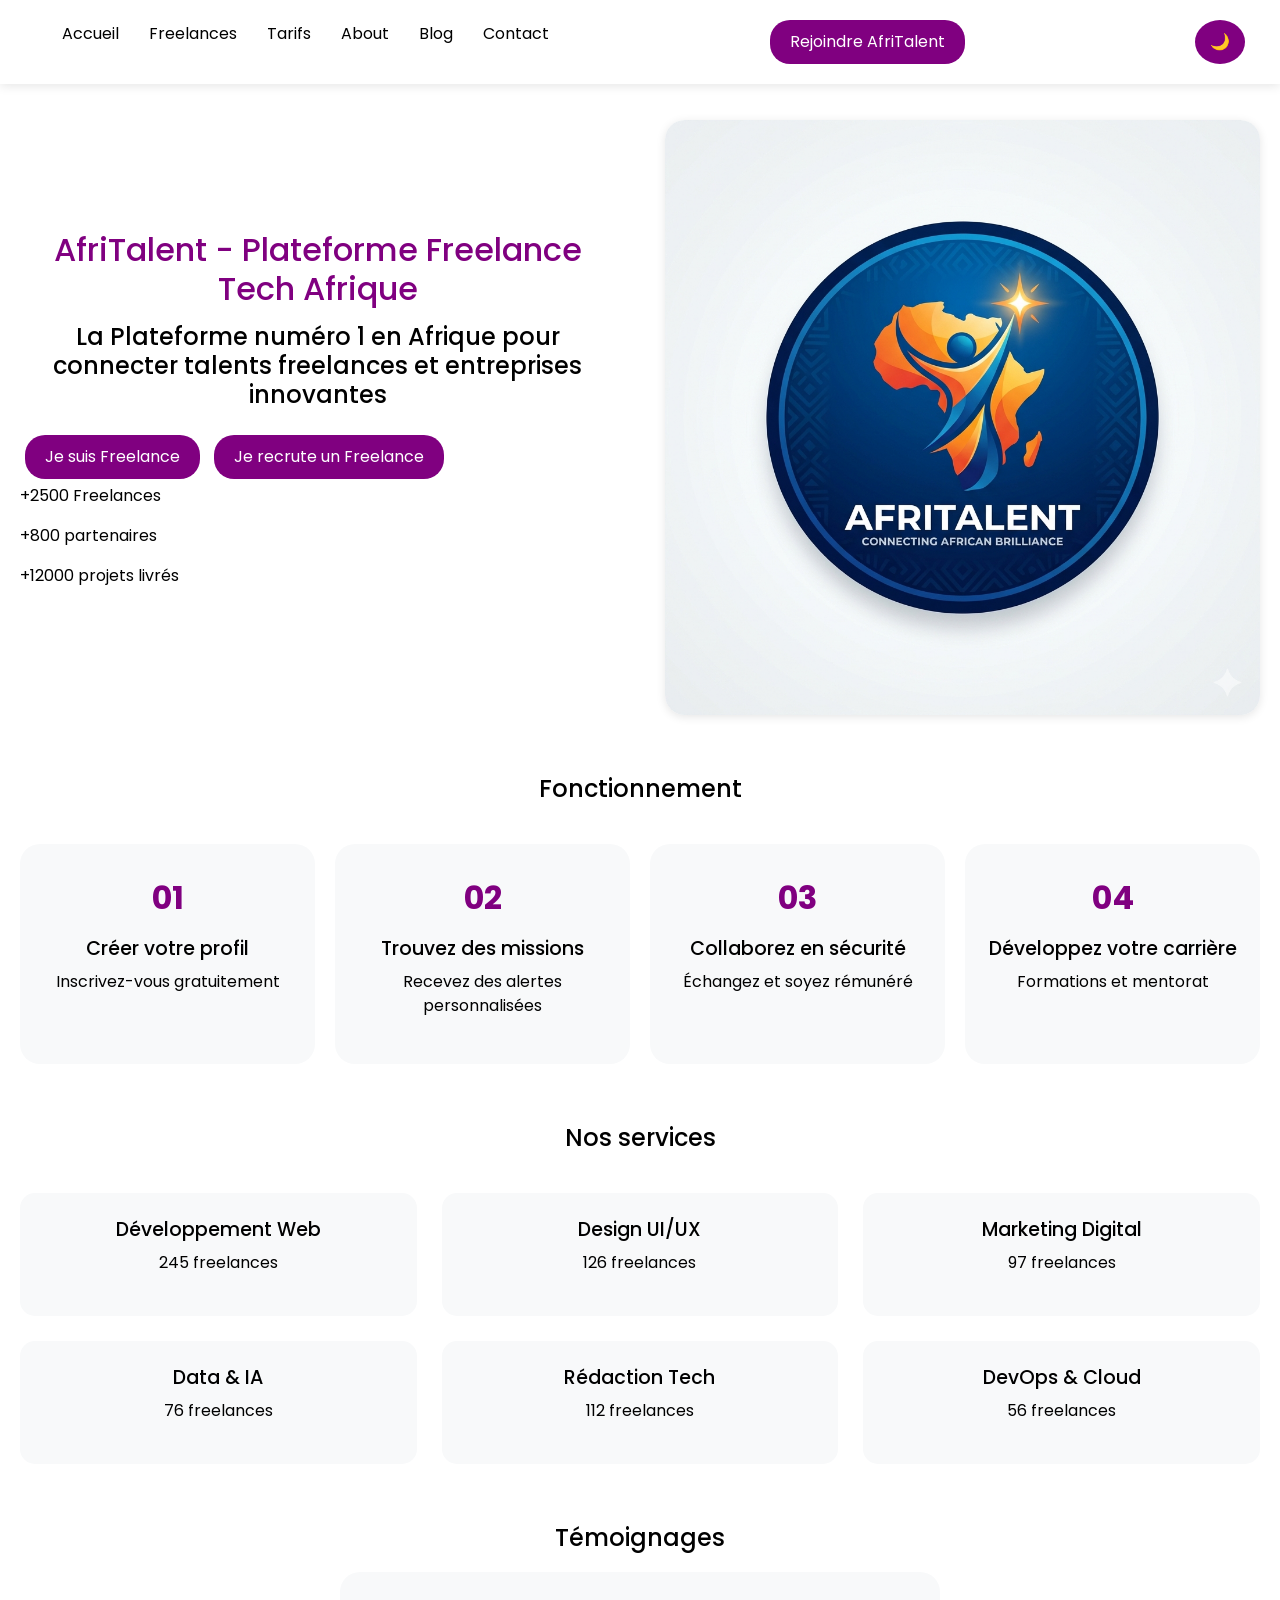
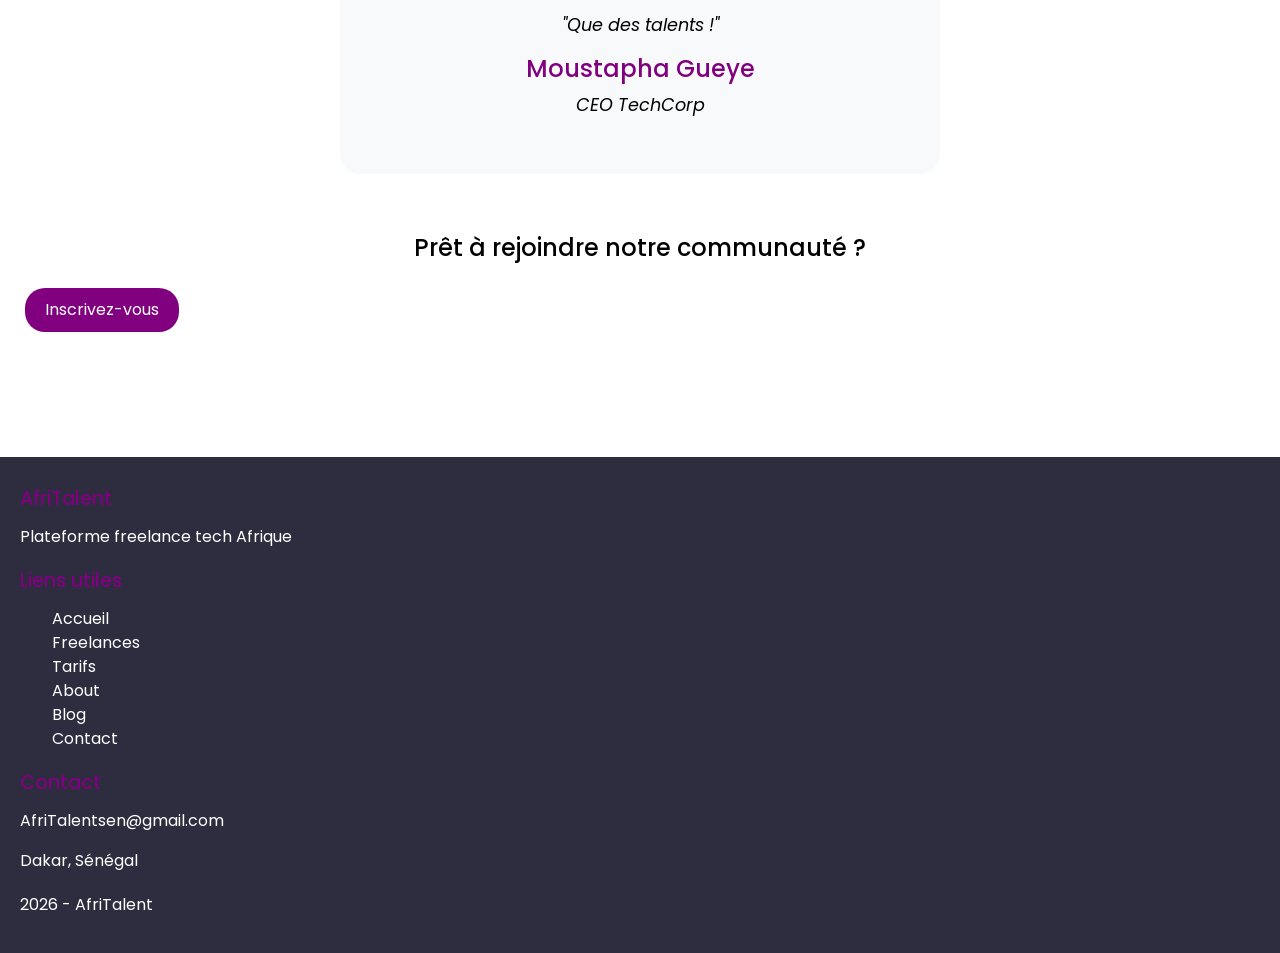
<file: index.html>
<!DOCTYPE html>
<html lang="en">
<head>
    <meta charset="UTF-8">
    <meta name="viewport" content="width=device-width, initial-scale=1.0">
    <title>Afritalent-accueil</title>
    <!--liens extrenes-->
    <!--lien bootstrap -->
    <link rel="stylesheet" href="https://cdn.jsdelivr.net/npm/bootstrap@5.3.0/dist/css/bootstrap.min.css">
    <link rel="stylesheet" href="css/style.css">
    <!--lien google font-->
    <link href="https://fonts.googleapis.com/css2?family=Poppins:wght@300;400;500;600;700&display=swap" rel="stylesheet">
</head>
<body>
    <!--header :navbar-->
    <header>
        <nav>
            <ul>
                <li><a href="index.html">Accueil</a></li>
                <li><a href="freelances.html">Freelances</a></li>
                <li><a href="tarifs.html">Tarifs</a></li>
                <li><a href="about.html">About</a></li>
                <li><a href="blog.html">Blog</a></li>
                <li><a href="contact.html">Contact</a></li>
            </ul>
            <button>Rejoindre AfriTalent</button>
        </nav>
    </header>
     <!--main: contenu principal-->
    <main>
        <!-- Hero -->
         <!--presentation du texte a gauche et image a droite-->
        <section>
            <div class="hero">
    <div class="hero-content">
        <h1>AfriTalent - Plateforme Freelance Tech Afrique</h1>
        <h2>La Plateforme numéro 1 en Afrique pour connecter talents freelances et entreprises innovantes</h2>
        <button>Je suis Freelance</button>
        <button>Je recrute un Freelance</button>
        <!--statistique animees(compteurs javascript)-->
        <p>+2500 Freelances</p>
        <p>+800 partenaires</p>
        <p>+12000 projets livrés</p>
    </div>
    <div class="hero-image">
        <img src="images/histoire.jpg" alt="Freelance tech">
    </div>
</div>

<!--Comment ça marche - Bento Grid (bento grid)-->
<!--4 etapes en grille asymetrique(bento grid)-->
<section>
    <h2>Fonctionnement</h2>
    <div class="bento-grid">
        <div class="bento-carte">
            <div class="numero">01</div>
            <h3>Créer votre profil</h3>
            <p>Inscrivez-vous gratuitement</p>
        </div>
        <div class="bento-carte">
            <div class="numero">02</div>
            <h3>Trouvez des missions</h3>
            <p>Recevez des alertes personnalisées</p>
        </div>
        <div class="bento-carte">
            <div class="numero">03</div>
            <h3>Collaborez en sécurité</h3>
            <p>Échangez et soyez rémunéré</p>
        </div>
        <div class="bento-carte">
            <div class="numero">04</div>
            <h3>Développez votre carrière</h3>
            <p>Formations et mentorat</p>
        </div>
    </div>
</section>

<!-- Nos services -->
 <!--6 categories avec icones et effet hover-->
<section>
    <h2>Nos services</h2>
    <div class="categories-grid">
        <div class="categories-carte">
            <i class="bi bi-code-slash"></i>
            <h3>Développement Web</h3>
            <p>245 freelances</p>
        </div>
        <div class="categories-carte">
            <i class="bi bi-brush"></i>
            <h3>Design UI/UX</h3>
            <p>126 freelances</p>
        </div>
        <div class="categories-carte">
            <i class="bi bi-megaphone"></i>
            <h3>Marketing Digital</h3>
            <p>97 freelances</p>
        </div>
        <div class="categories-carte">
            <i class="bi bi-graph-up"></i>
            <h3>Data & IA</h3>
            <p>76 freelances</p>
        </div>
        <div class="categories-carte">
            <i class="bi bi-pencil"></i>
            <h3>Rédaction Tech</h3>
            <p>112 freelances</p>
        </div>
        <div class="categories-carte">
            <i class="bi bi-cloud-upload"></i>
            <h3>DevOps & Cloud</h3>
            <p>56 freelances</p>
        </div>
    </div>
</section>

<!-- Témoignages - Carousel -->
 <!--diaporama bootstrap avec 3 temoignage-->
<section>
    <h2>Témoignages</h2>
    <div id="temoinscarousel" class="carousel slide" data-bs-ride="carousel">
        <div class="carousel-inner">
            <div class="carousel-item active">
                <div class="carte-temoins">
                    <p>"Que des talents !"</p>
                    <h4>Moustapha Gueye</h4>
                    <p>CEO TechCorp</p>
                </div>
            </div>
            <div class="carousel-item">
                <div class="carte-temoins">
                    <p>"AfriTalent m'a trouvé des missions rapidement !"</p>
                    <h4>Fallou Fall</h4>
                    <p>Développeur</p>
                </div>
            </div>
            <div class="carousel-item">
                <div class="carte-temoins">
                    <p>"Communauté sympathique !"</p>
                    <h4>Pierre Diouf</h4>
                    <p>Designer UI/UX</p>
                </div>
            </div>
        </div>
        <!--controles du carousel-->
        <button class="carousel-control-prev" type="button" data-bs-target="#temoinscarousel" data-bs-slide="prev">
            <span class="carousel-control-prev-icon"></span>
        </button>
        <button class="carousel-control-next" type="button" data-bs-target="#temoinscarousel" data-bs-slide="next">
            <span class="carousel-control-next-icon"></span>
        </button>
    </div>
        </section>

        <!-- CTA -->
         <!--appel a l'inscription-->
        <section>
            <h2>Prêt à rejoindre notre communauté ?</h2>
            <button>Inscrivez-vous</button>
        </section>
    </main>
    <!--pied de page-->
    <!--3 colonnes: description, liens utiles, contact-->
    <footer>
        <div>
            <h3>AfriTalent</h3>
            <p>Plateforme freelance tech Afrique</p>
        </div>
        <div>
            <h3>Liens utiles</h3>
            <ul>
                <li><a href="index.html">Accueil</a></li>
                <li><a href="freelances.html">Freelances</a></li>
                <li><a href="tarifs.html">Tarifs</a></li>
                <li><a href="about.html">About</a></li>
                <li><a href="blog.html">Blog</a></li>
                <li><a href="contact.html">Contact</a></li>
            </ul>
        </div>
        <div>
            <h3>Contact</h3>
            <p>AfriTalentsen@gmail.com</p>
            <p>Dakar, Sénégal</p>
        </div>
        <!--annee dynamique mise a jour par js-->
        <p><span id="annee"></span> - AfriTalent</p>
    </footer>
    <!--lien bootstrap js (carousel, accordeon, etc)-->
    <script src="https://cdn.jsdelivr.net/npm/bootstrap@5.3.0/dist/js/bootstrap.bundle.min.js"></script>
    <!--lien js-->
    <script src="js/main.js"></script>
</body>
</html>
</file>
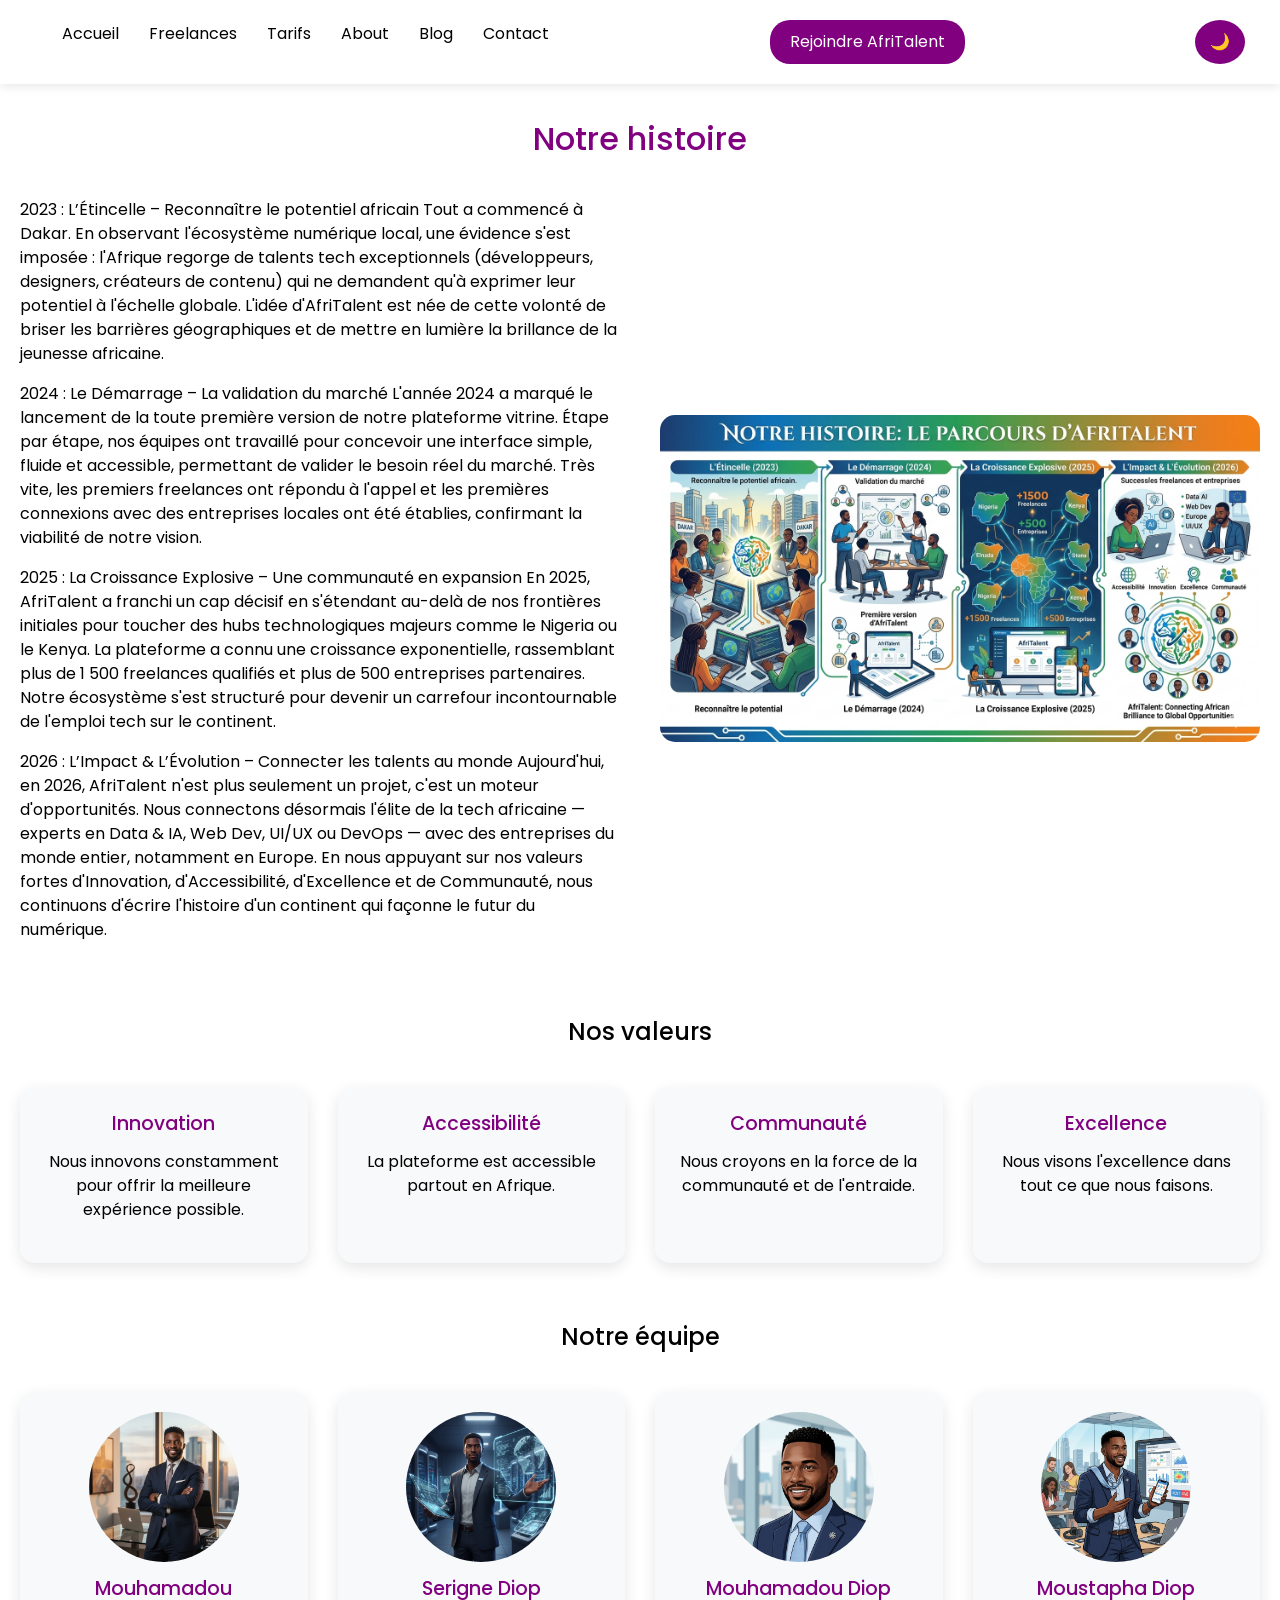
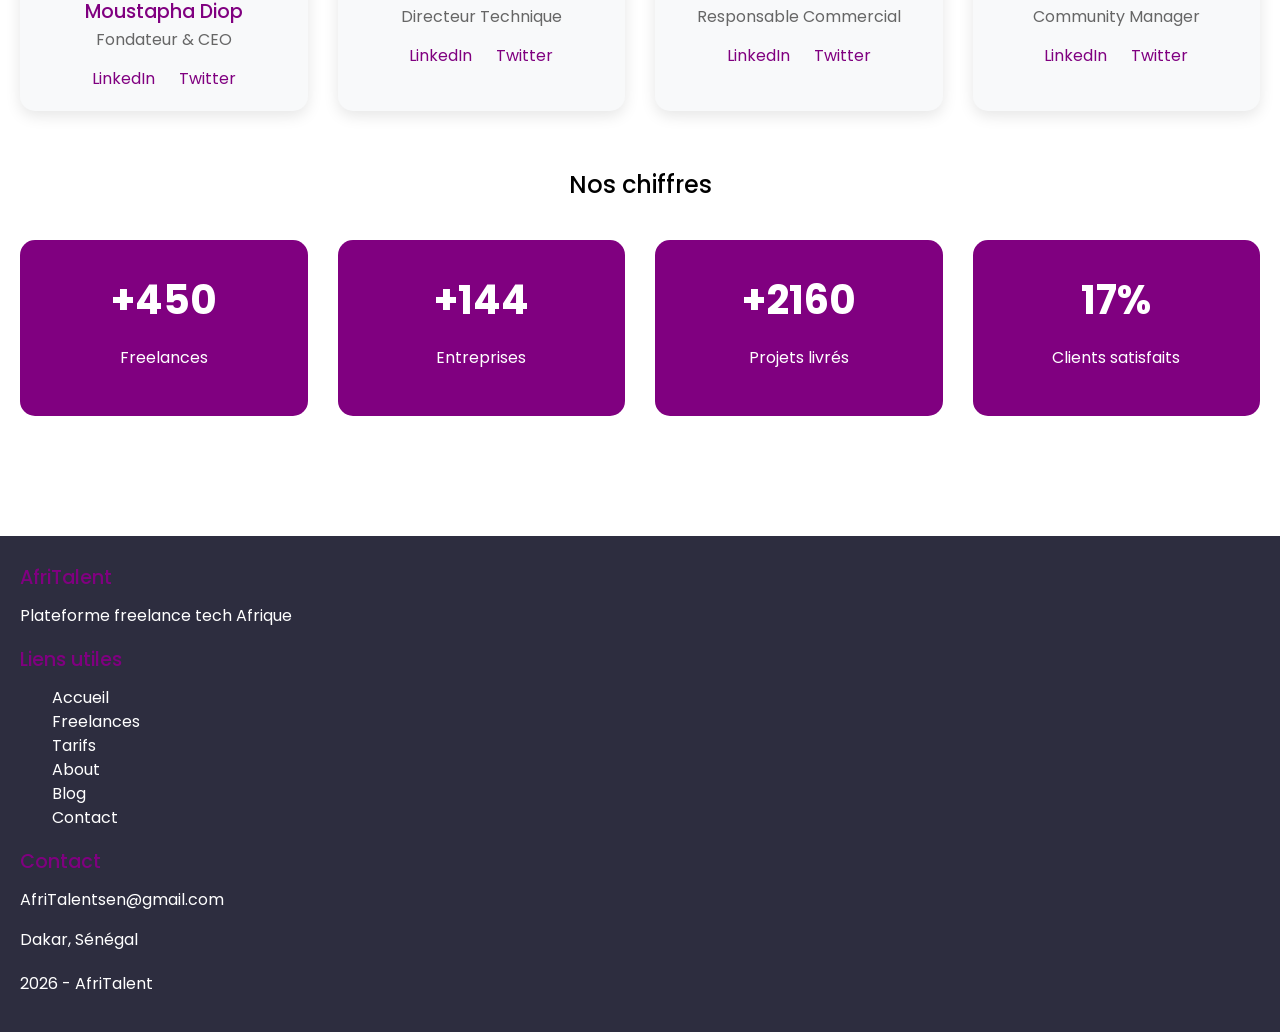
<file: about.html>
<!DOCTYPE html>
<html lang="en">
<head>
    <meta charset="UTF-8">
    <meta name="viewport" content="width=device-width, initial-scale=1.0">
    <title>Afritalent-about</title>
    <!--liens externes-->
    <!--lien bootstrap-->
    <link rel="stylesheet" href="https://cdn.jsdelivr.net/npm/bootstrap@5.3.0/dist/css/bootstrap.min.css">
    <!--lien css-->
    <link rel="stylesheet" href="css/style.css">
    <!--lien google font-->
    <link href="https://fonts.googleapis.com/css2?family=Poppins:wght@300;400;500;600;700&display=swap" rel="stylesheet">
</head>
<body>
    <!--header:navbar-->
    <header>
        <div>
            <nav>
                <ul>
                    <li><a href="index.html">Accueil</a></li>
                    <li><a href="freelances.html">Freelances</a></li>
                    <li><a href="tarifs.html">Tarifs</a></li>
                    <li><a href="about.html">About</a></li>
                    <li><a href="blog.html">Blog</a></li>
                    <li><a href="contact.html">Contact</a></li>
                </ul>
                <button>Rejoindre AfriTalent</button>
            </nav>
        </div>
    </header>
    <!--main:contenu principal-->
    <main>
        <!-- Historique -->
         <!--presentation de l'histoire de l'entreprise-->
        <section>
            <h1>Notre histoire</h1>
            <div class="histoire">
                <div class="texte">
                    <p>2023 : L’Étincelle – Reconnaître le potentiel africain
Tout a commencé à Dakar. En observant l'écosystème numérique local, une évidence s'est imposée : l'Afrique regorge de talents tech exceptionnels (développeurs, designers, créateurs de contenu) qui ne demandent qu'à exprimer leur potentiel à l'échelle globale. L'idée d'AfriTalent est née de cette volonté de briser les barrières géographiques et de mettre en lumière la brillance de la jeunesse africaine.</p>
                    <p>2024 : Le Démarrage – La validation du marché
L'année 2024 a marqué le lancement de la toute première version de notre plateforme vitrine. Étape par étape, nos équipes ont travaillé pour concevoir une interface simple, fluide et accessible, permettant de valider le besoin réel du marché. Très vite, les premiers freelances ont répondu à l'appel et les premières connexions avec des entreprises locales ont été établies, confirmant la viabilité de notre vision.</p>
                    <p>2025 : La Croissance Explosive – Une communauté en expansion
En 2025, AfriTalent a franchi un cap décisif en s'étendant au-delà de nos frontières initiales pour toucher des hubs technologiques majeurs comme le Nigeria ou le Kenya. La plateforme a connu une croissance exponentielle, rassemblant plus de 1 500 freelances qualifiés et plus de 500 entreprises partenaires. Notre écosystème s'est structuré pour devenir un carrefour incontournable de l'emploi tech sur le continent.</p>
                    <p>2026 : L’Impact & L’Évolution – Connecter les talents au monde
Aujourd'hui, en 2026, AfriTalent n'est plus seulement un projet, c'est un moteur d'opportunités. Nous connectons désormais l'élite de la tech africaine — experts en Data & IA, Web Dev, UI/UX ou DevOps — avec des entreprises du monde entier, notamment en Europe. En nous appuyant sur nos valeurs fortes d'Innovation, d'Accessibilité, d'Excellence et de Communauté, nous continuons d'écrire l'histoire d'un continent qui façonne le futur du numérique.</p>
                </div>
                <div class="logo">
                    <img src="images/logo2.png" alt="Notre histoire" width="300">
                </div>
            </div>
        </section>

        <!-- Nos valeurs -->
         <!--4 cartes presentant les valeurs de l'entreprise-->
        <section>
            <h2>Nos valeurs</h2>
            <div class="gridvaleur">
                <div class="cartevaleur">
                    <h3>Innovation</h3>
                    <p>Nous innovons constamment pour offrir la meilleure expérience possible.</p>
                </div>
                <div class="cartevaleur">
                    <h3>Accessibilité</h3>
                    <p>La plateforme est accessible partout en Afrique.</p>
                </div>
                <div class="cartevaleur">
                    <h3>Communauté</h3>
                    <p>Nous croyons en la force de la communauté et de l'entraide.</p>
                </div>
                <div class="cartevaleur">
                    <h3>Excellence</h3>
                    <p>Nous visons l'excellence dans tout ce que nous faisons.</p>
                </div>
            </div>
        </section>

        <!-- Équipe d'AfriTalent -->
         <!--presentation des membres de l'equipe-->
        <section>
            <h2>Notre équipe</h2>
            <div class="gridequipe">
                <div class="carteequipe">
                    <img src="images/ceo.jpg" alt="Mouhamadou Moustapha Diop" width="100" height="100">
                    <h3>Mouhamadou Moustapha Diop</h3>
                    <p>Fondateur & CEO</p>
                    <div>
                        <a href="#">LinkedIn</a>
                        <a href="#">Twitter</a>
                    </div>
                </div>
                <div class="carteequipe">
                    <img src="images/dtechnique.jpg" alt="Serigne Diop" width="100" height="100">
                    <h3>Serigne Diop</h3>
                    <p>Directeur Technique</p>
                    <div>
                        <a href="#">LinkedIn</a>
                        <a href="#">Twitter</a>
                    </div>
                </div>
                <div class="carteequipe">
                    <img src="images/rcommercial.jpg" alt="Mouhamadou Diop" width="100" height="100">
                    <h3>Mouhamadou Diop</h3>
                    <p>Responsable Commercial</p>
                    <div>
                        <a href="#">LinkedIn</a>
                        <a href="#">Twitter</a>
                    </div>
                </div>
                <div class="carteequipe">
                    <img src="images/cmanager (1).jpg" alt="Moustapha Diop" width="100" height="100">
                    <h3>Moustapha Diop</h3>
                    <p>Community Manager</p>
                    <div>
                        <a href="#">LinkedIn</a>
                        <a href="#">Twitter</a>
                    </div>
                </div>
            </div>
        </section>

        <!-- Nos chiffres -->
         <!--4 cartes avec les statistiques(compteurs animes par JS)-->
        <section>
            <h2>Nos chiffres</h2>
            <div class="gridstatistique">
                <div class="cartestatistique">
                    <p>+2500</p>
                    <p>Freelances</p>
                </div>
                <div class="cartestatistique">
                    <p>+800</p>
                    <p>Entreprises</p>
                </div>
                <div class="cartestatistique">
                    <p>+12000</p>
                    <p>Projets livrés</p>
                </div>
                <div class="cartestatistique">
                    <p>97%</p>
                    <p>Clients satisfaits</p>
                </div>
            </div>
        </section>
    </main>
    <!--pied de page-->
    <footer>
        <div>
            <h3>AfriTalent</h3>
            <p>Plateforme freelance tech Afrique</p>
        </div>
        <div>
            <h3>Liens utiles</h3>
            <ul>
                <li><a href="index.html">Accueil</a></li>
                <li><a href="freelances.html">Freelances</a></li>
                <li><a href="tarifs.html">Tarifs</a></li>
                <li><a href="about.html">About</a></li>
                <li><a href="blog.html">Blog</a></li>
                <li><a href="contact.html">Contact</a></li>
            </ul>
        </div>
        <div>
            <h3>Contact</h3>
            <p>AfriTalentsen@gmail.com</p>
            <p>Dakar, Sénégal</p>
        </div>
        <!--annee dynamique mise a jour par JS-->
        <p><span id="annee"></span> - AfriTalent</p>
    </footer>
    <!--lien bootstrap js-->
    <script src="https://cdn.jsdelivr.net/npm/bootstrap@5.3.0/dist/js/bootstrap.bundle.min.js"></script>
    <!--lien js-->
    <script src="js/main.js"></script>
</body>
</html>
</file>
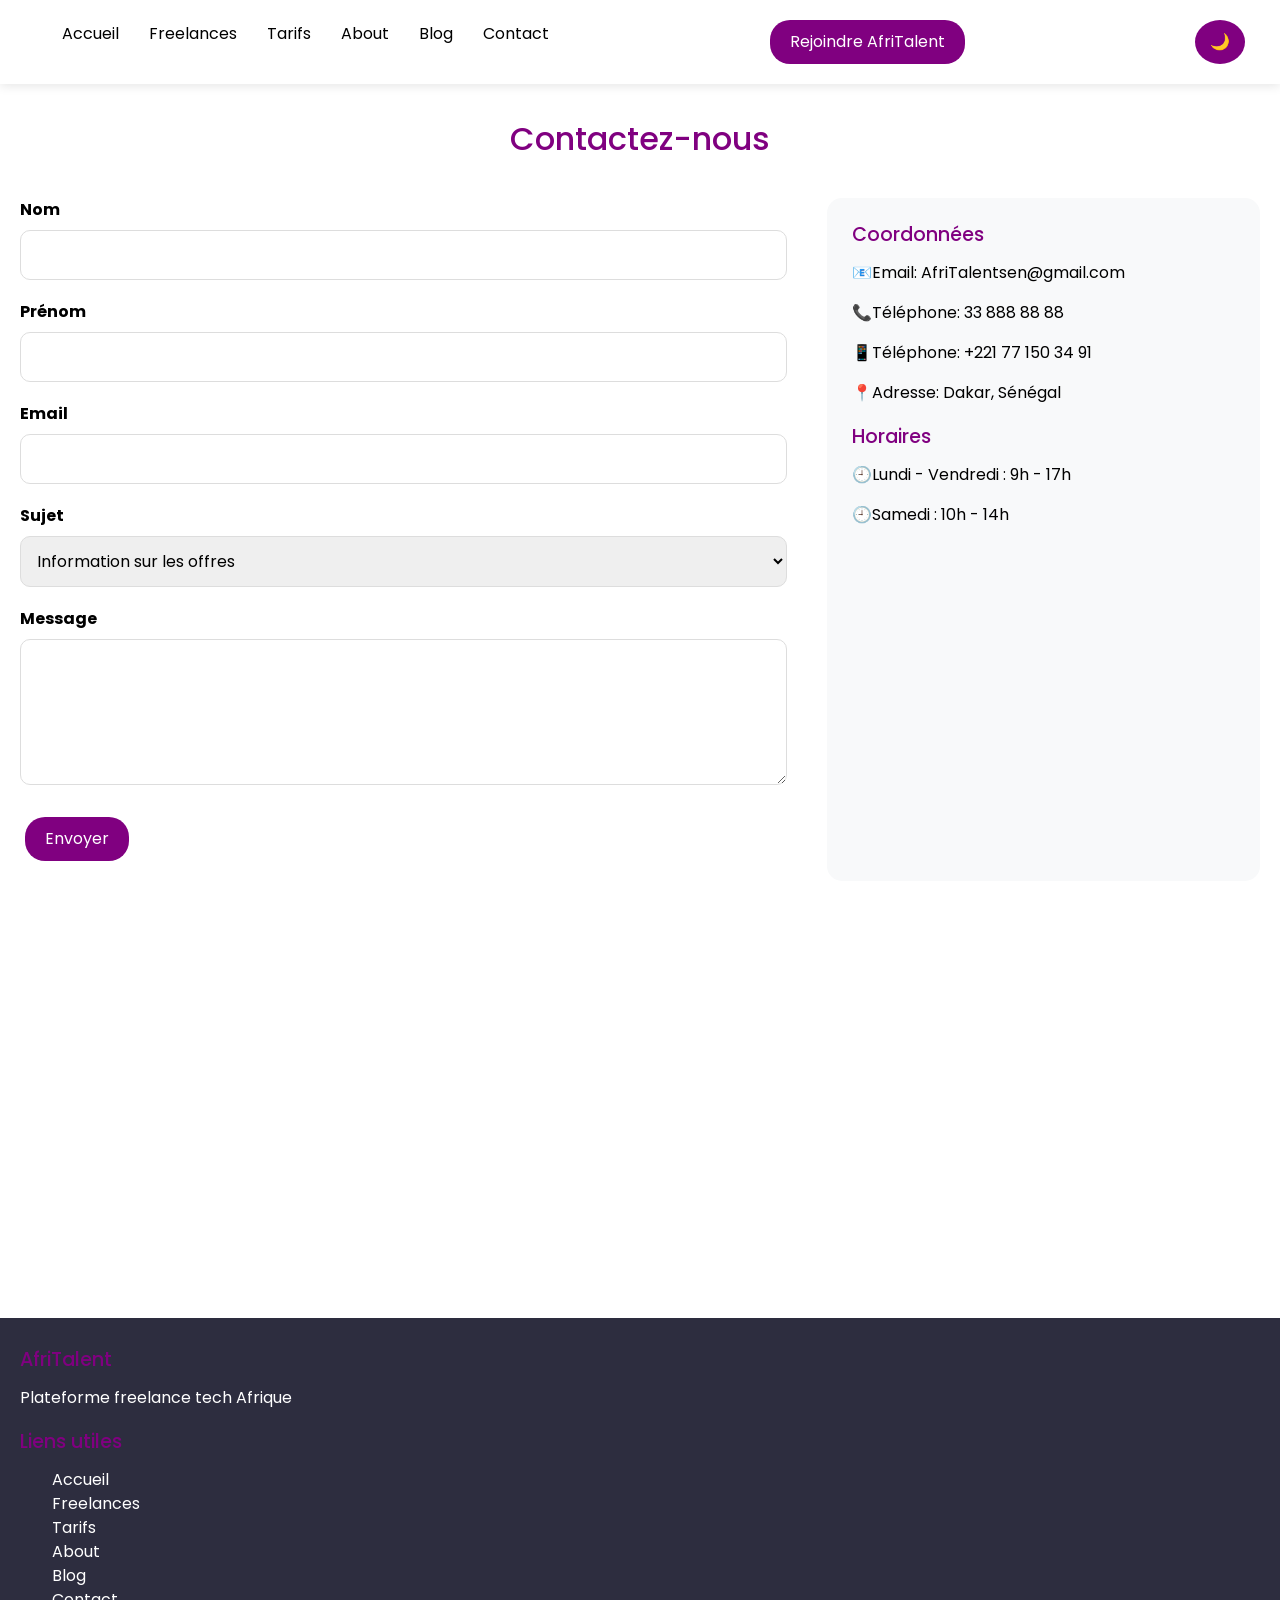
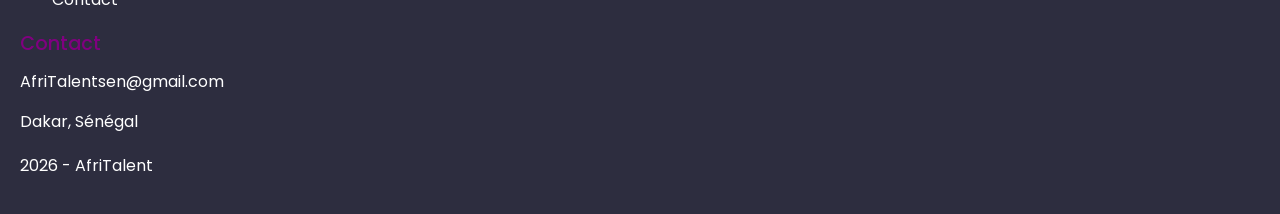
<file: contact.html>
<!DOCTYPE html>
<html lang="en">
<head>
    <meta charset="UTF-8">
    <meta name="viewport" content="width=device-width, initial-scale=1.0">
    <title>Afritalent-contact</title>
    <!--liens externes-->
    <!--lien bootstrap-->
    <link rel="stylesheet" href="https://cdn.jsdelivr.net/npm/bootstrap@5.3.0/dist/css/bootstrap.min.css">
    <!--lien css-->
    <link rel="stylesheet" href="css/style.css">
    <!--lien google font-->
    <link href="https://fonts.googleapis.com/css2?family=Poppins:wght@300;400;500;600;700&display=swap" rel="stylesheet">
</head>
<body>
    <!--header:navbar-->
     <header>
        <div>
            <nav>
                <ul>
                    <li><a href="index.html">Accueil</a></li>
                    <li><a href="freelances.html">Freelances</a></li>
                    <li><a href="tarifs.html">Tarifs</a></li>
                    <li><a href="about.html">About</a></li>
                    <li><a href="blog.html">Blog</a></li>
                    <li><a href="contact.html">Contact</a></li>
                </ul>
                <button>Rejoindre AfriTalent</button>
            </nav>
        </div>
    </header>
    <!--main:contenu principal-->
    <main>
        <h1>Contactez-nous</h1>

        <!-- Formulaire et infos -->
        <div class="contactcontainer">
            <!--formulaire de contact-->
            <div class="formecontact">
                <!-- Formulaire -->
                <form id="formecontact">
                    <div class="formegroupe">
                        <label for="nom">Nom</label>
                        <input type="text" id="nom" name="nom" required>
                        <div class="erreur" id="nomErreur"></div>
                    </div>
                    <div class="formegroupe">
                        <label for="prenom">Prénom</label>
                        <input type="text" id="prenom" name="prenom" required>
                        <div class="erreur" id="prenomErreur"></div>
                    </div>
                    <div class="formegroupe">
                        <label for="email">Email</label>
                        <input type="email" id="email" name="emal" required>
                        <div class="erreur" id="emailErreur"></div>
                    </div>
                    <div class="formegroupe">
                        <label for="sujet">Sujet</label>
                        <select id="sujet" name="sujet">
                            <option value="information">Information sur les offres</option>
                            <option value="freelance">Devenir freelance</option>
                            <option value="recruter">Recruter un talent</option>
                            <option value="autre">Autre</option>
                        </select>
                    </div>
                    <div class="formegroupe">
                        <label for="message">Message</label>
                        <textarea id="message" name="message" rows="5" required></textarea>
                        <div class="messageerreur" id="messageErreur"></div>
                    </div>
                    <button type="submit">Envoyer</button>
                    <div class="messagesucces" id="messageSucces"></div>
                </form>
            </div>

            <div class="infocontact">
                <!-- Informations de contact -->
                 <!--coordonnes, horaire, adresse-->
                <h3>Coordonnées</h3>
                <p>📧Email: AfriTalentsen@gmail.com</p>
                <p>📞Téléphone: 33 888 88 88</p>
                <p>📱Téléphone: +221 77 150 34 91</p>
                <p>📍Adresse: Dakar, Sénégal</p>

                <h3>Horaires</h3>
                <p>🕘Lundi - Vendredi : 9h - 17h</p>
                <p>🕘Samedi : 10h - 14h</p>
            </div>
        </div>

        <!-- Google Maps -->
         <!--integration de la localisation de l'entreprise-->
        <div class="mapcontainer">
            <iframe src="https://www.google.com/maps/embed?pb=!1m18!1m12!1m3!1d3859.6915280665656!2d-17.466467!3d14.692778!2m3!1f0!2f0!3f0!3m2!1i1024!2i768!4f13.1!3m3!1m2!1s0xec1725e5d0b5d5d%3A0x4b8b8b8b8b8b8b8!2sDakar%2C%20S%C3%A9n%C3%A9gal!5e0!3m2!1sfr!2ssn!4v1234567890" width="100%" height="300"></iframe>
        </div>
    </main>
    <!--pied de page-->
    <footer>
        <div>
            <h3>AfriTalent</h3>
            <p>Plateforme freelance tech Afrique</p>
        </div>
        <div>
            <h3>Liens utiles</h3>
            <ul>
                <li><a href="index.html">Accueil</a></li>
                <li><a href="freelances.html">Freelances</a></li>
                <li><a href="tarifs.html">Tarifs</a></li>
                <li><a href="about.html">About</a></li>
                <li><a href="blog.html">Blog</a></li>
                <li><a href="contact.html">Contact</a></li>
            </ul>
        </div>
        <div>
            <h3>Contact</h3>
            <p>AfriTalentsen@gmail.com</p>
            <p>Dakar, Sénégal</p>
        </div>
        <!--annne dynamique mise a jour par JS-->
        <p><span id="annee"></span> - AfriTalent</p>
    </footer>
    <!--lien bootstrap js-->
    <script src="https://cdn.jsdelivr.net/npm/bootstrap@5.3.0/dist/js/bootstrap.bundle.min.js"></script>
    <!--lien js-->
    <script src="js/main.js"></script>
</body>
</html>
</file>
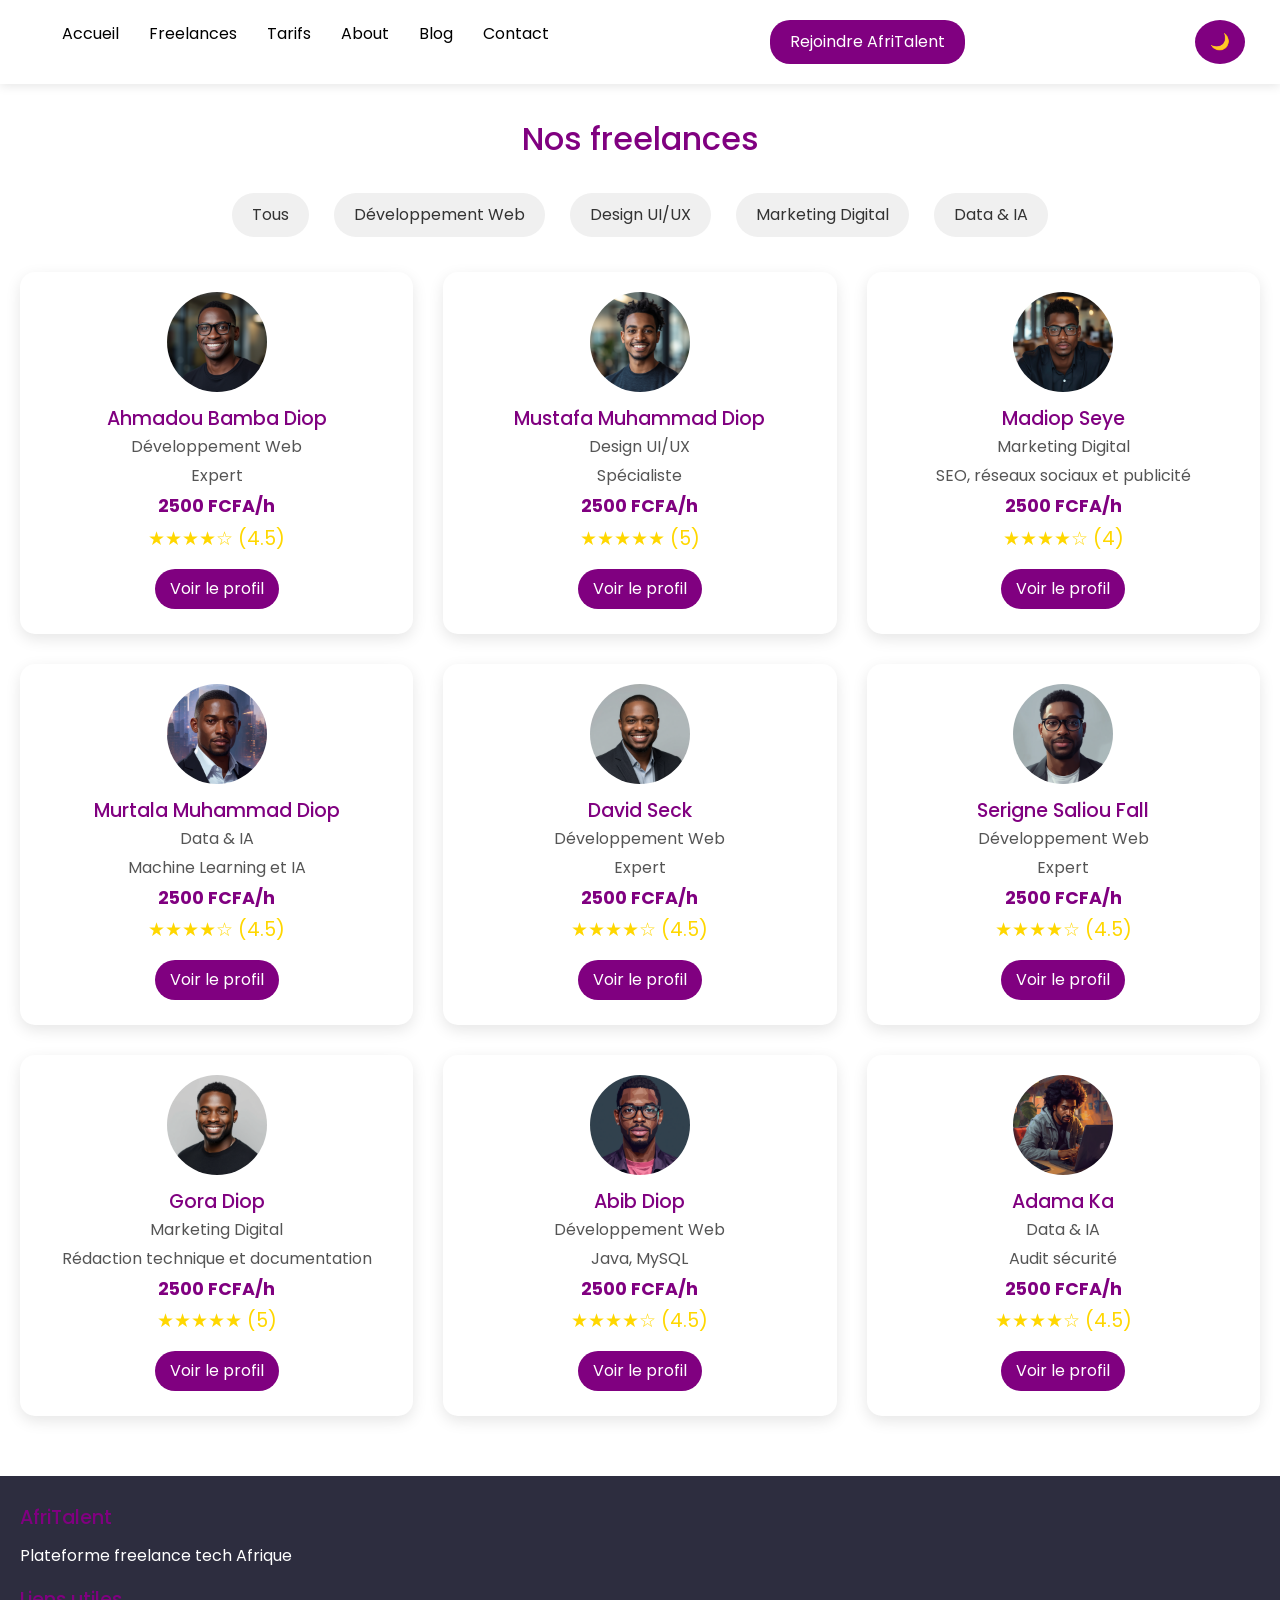
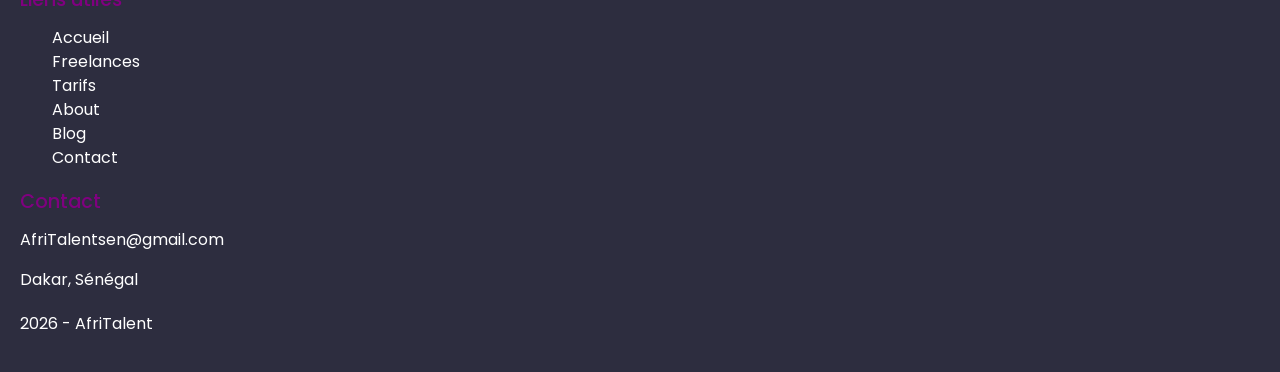
<file: freelances.html>
<!DOCTYPE html>
<html lang="en">
<head>
    <meta charset="UTF-8">
    <meta name="viewport" content="width=device-width, initial-scale=1.0">
    <title>Afritalent-Freelance</title>
    <!--liens externes-->
    <!--lien bootstrap-->
    <link rel="stylesheet" href="https://cdn.jsdelivr.net/npm/bootstrap@5.3.0/dist/css/bootstrap.min.css">
    <!--lien css-->
    <link rel="stylesheet" href="css/style.css">
    <!--lien google font-->
    <link href="https://fonts.googleapis.com/css2?family=Poppins:wght@300;400;500;600;700&display=swap" rel="stylesheet">
</head>
<body>
    <!--header :navbar-->
    <header>
        <div>
            <nav>
                <ul>
                    <li><a href="index.html">Accueil</a></li>
                    <li><a href="freelances.html">Freelances</a></li>
                    <li><a href="tarifs.html">Tarifs</a></li>
                    <li><a href="about.html">About</a></li>
                    <li><a href="blog.html">Blog</a></li>
                    <li><a href="contact.html">Contact</a></li>
                </ul>
                <button>Rejoindre AfriTalent</button>
            </nav>
        </div>
    </header>
    <!--main:contenu principal-->
    <main>
        <h1>Nos freelances</h1>

        <!-- Filtres -->
         <!--boutons pour filtrer les freelances par categorie-->
        <div class="filtre">
            <button>Tous</button>
            <button>Développement Web</button>
            <button>Design UI/UX</button>
            <button>Marketing Digital</button>
            <button>Data & IA</button>
        </div>

        <!-- Profils des freelances -->
         <!--affichage en grille(3 colonnes sur pc, 2sur tablette, 1 sur mobile)-->
        <div class="gridfreelance">
            <!-- Profil 1 -->
            <div class="cartefreelance">
                <img src="images/profil3.jpg" alt="Ahmadou Bamba Diop" width="100" height="100">
                <h3>Ahmadou Bamba Diop</h3>
                <p>Développement Web</p>
                <p>Expert</p>
                <p>2500 FCFA/h</p>
                <p>★★★★☆ (4.5)</p>
                <button>Voir le profil</button>
            </div>

            <!-- Profil 2 -->
            <div class="cartefreelance">
                <img src="images/profil1.jpg" alt="Mustafa Muhammad Diop" width="100" height="100">
                <h3>Mustafa Muhammad Diop</h3>
                <p>Design UI/UX</p>
                <p>Spécialiste</p>
                <p>2500 FCFA/h</p>
                <p>★★★★★ (5)</p>
                <button>Voir le profil</button>
            </div>

            <!-- Profil 3 -->
            <div class="cartefreelance">
                <img src="images/profil2.jpg" alt="Madiop Seye" width="100" height="100">
                <h3>Madiop Seye</h3>
                <p>Marketing Digital</p>
                <p>SEO, réseaux sociaux et publicité</p>
                <p>2500 FCFA/h</p>
                <p>★★★★☆ (4)</p>
                <button>Voir le profil</button>
            </div>

            <!-- Profil 4 -->
            <div class="cartefreelance">
                <img src="images/profil4.jpg" alt="Murtala Muhammad Diop" width="100" height="100">
                <h3>Murtala Muhammad Diop</h3>
                <p>Data & IA</p>
                <p>Machine Learning et IA</p>
                <p>2500 FCFA/h</p>
                <p>★★★★☆ (4.5)</p>
                <button>Voir le profil</button>
            </div>

            <!-- Profil 5 -->
            <div class="cartefreelance">
                <img src="images/profil5.jpg" alt="David Seck" width="100" height="100">
                <h3>David Seck</h3>
                <p>Développement Web</p>
                <p>Expert</p>
                <p>2500 FCFA/h</p>
                <p>★★★★☆ (4.5)</p>
                <button>Voir le profil</button>
            </div>

            <!-- Profil 6 -->
            <div class="cartefreelance">
                <img src="images/profil6.jpg" alt="Serigne Saliou Fall" width="100" height="100">
                <h3>Serigne Saliou Fall</h3>
                <p>Développement Web</p>
                <p>Expert</p>
                <p>2500 FCFA/h</p>
                <p>★★★★☆ (4.5)</p>
                <button>Voir le profil</button>
            </div>

            <!-- Profil 7 -->
            <div class="cartefreelance">
                <img src="images/profil7.jpg" alt="Gora Diop" width="100" height="100">
                <h3>Gora Diop</h3>
                <p>Marketing Digital</p>
                <p>Rédaction technique et documentation</p>
                <p>2500 FCFA/h</p>
                <p>★★★★★ (5)</p>
                <button>Voir le profil</button>
            </div>

            <!-- Profil 8 -->
            <div class="cartefreelance">
                <img src="images/profil8.jpg" alt="Abib Diop" width="100" height="100">
                <h3>Abib Diop</h3>
                <p>Développement Web</p>
                <p>Java, MySQL</p>
                <p>2500 FCFA/h</p>
                <p>★★★★☆ (4.5)</p>
                <button>Voir le profil</button>
            </div>

            <!-- Profil 9 -->
            <div class="cartefreelance">
                <img src="images/profil9.png" alt="Adama Ka" width="100" height="100">
                <h3>Adama Ka</h3>
                <p>	Data & IA</p>
                <p>Audit sécurité</p>
                <p>2500 FCFA/h</p>
                <p>★★★★☆ (4.5)</p>
                <button>Voir le profil</button>
            </div>
        </div>
    </main>
    <!--pied de page-->
    <footer>
        <div>
            <h3>AfriTalent</h3>
            <p>Plateforme freelance tech Afrique</p>
        </div>
        <div>
            <h3>Liens utiles</h3>
            <ul>
                <li><a href="index.html">Accueil</a></li>
                <li><a href="freelances.html">Freelances</a></li>
                <li><a href="tarifs.html">Tarifs</a></li>
                <li><a href="about.html">About</a></li>
                <li><a href="blog.html">Blog</a></li>
                <li><a href="contact.html">Contact</a></li>
            </ul>
        </div>
        <div>
            <h3>Contact</h3>
            <p>AfriTalentsen@gmail.com</p>
            <p>Dakar, Sénégal</p>
        </div>
        <!--annee dynamique mise a jour par js-->
        <p><span id="annee"></span> - AfriTalent</p>
    </footer>
    <!--lien bootstrap js (carousel, accordeon, etc)-->
    <script src="https://cdn.jsdelivr.net/npm/bootstrap@5.3.0/dist/js/bootstrap.bundle.min.js"></script>
    <!--lien js-->
    <script src="js/main.js"></script>
</body>
</html>
</file>
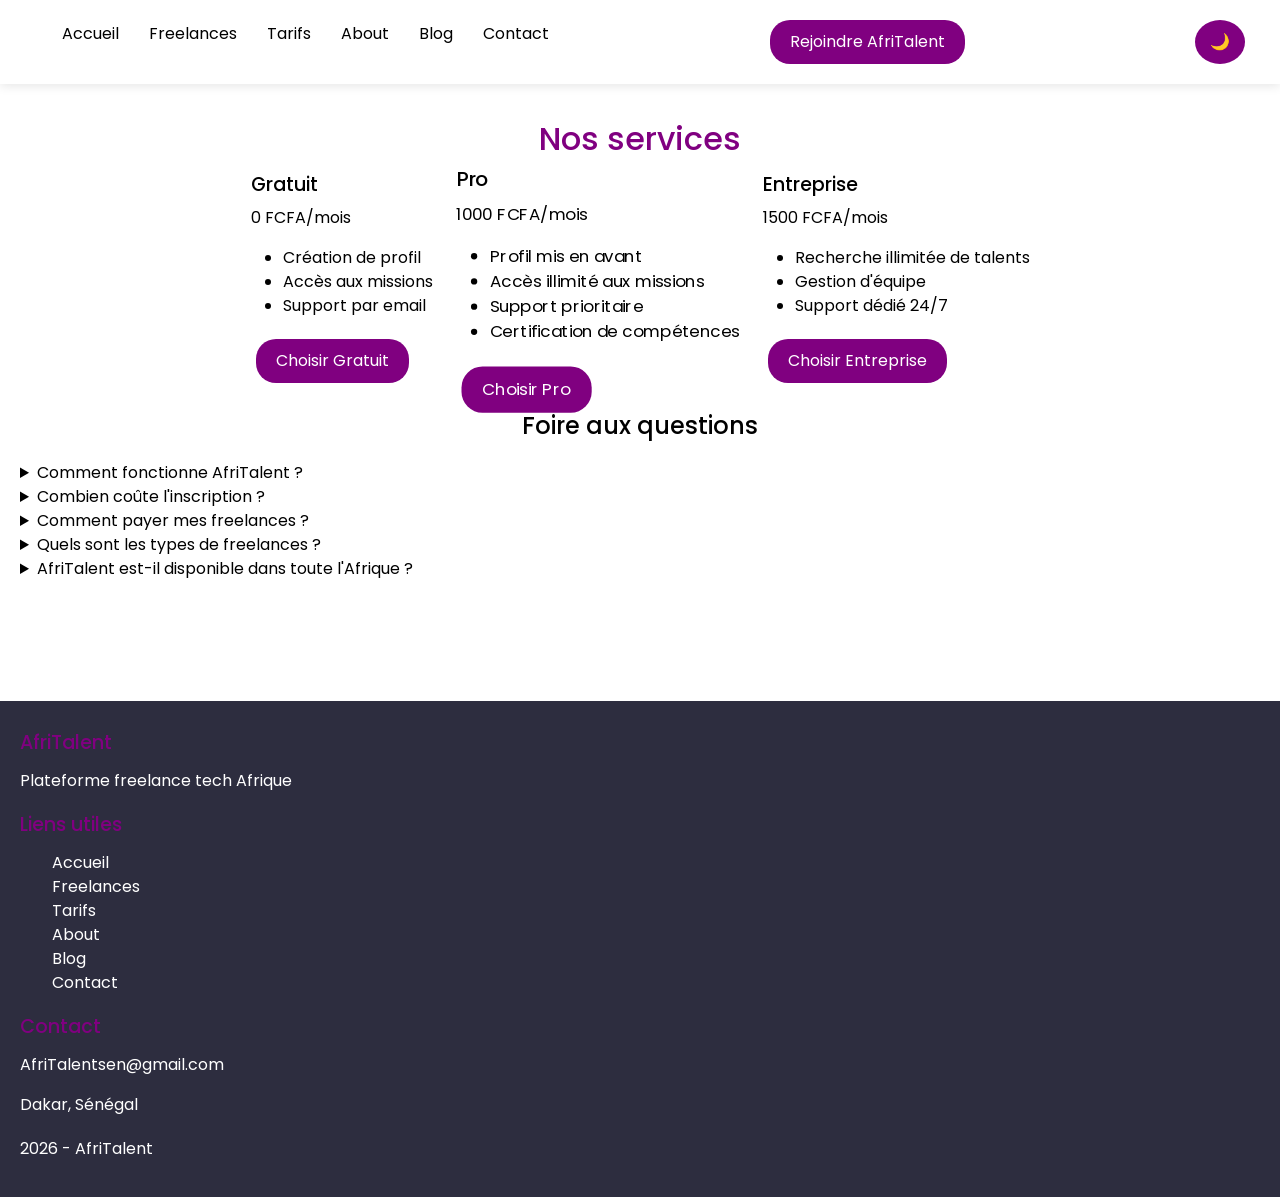
<file: tarifs.html>
<!DOCTYPE html>
<html lang="en">
<head>
    <meta charset="UTF-8">
    <meta name="viewport" content="width=device-width, initial-scale=1.0">
    <title>Afritalent-Tarifs</title>
    <!--liens externes-->
    <!--lien bootstrap-->
    <link rel="stylesheet" href="https://cdn.jsdelivr.net/npm/bootstrap@5.3.0/dist/css/bootstrap.min.css">
    <!--lien css-->
    <link rel="stylesheet" href="css/style.css">
    <!--lien google font-->
    <link href="https://fonts.googleapis.com/css2?family=Poppins:wght@300;400;500;600;700&display=swap" rel="stylesheet">
</head>
<body>
    <!--header:navbar-->
    <header>
        <div>
            <nav>
                <ul>
                    <li><a href="index.html">Accueil</a></li>
                    <li><a href="freelances.html">Freelances</a></li>
                    <li><a href="tarifs.html">Tarifs</a></li>
                    <li><a href="about.html">About</a></li>
                    <li><a href="blog.html">Blog</a></li>
                    <li><a href="contact.html">Contact</a></li>
                </ul>
                <button>Rejoindre AfriTalent</button>
            </nav>
        </div>
    </header>
    <!--main:contenu principal-->
    <main>
        <h1>Nos services</h1>

        <!-- Les tarifs (3 cartes)-->
         <!--conteur flex pour aligner les 3 cartes cote a cote-->
        <div class="container">
            <!-- Offre Gratuite -->
            <div cartetarif>
                <h3>Gratuit</h3>
                <p>0 FCFA/mois</p>
                <ul>
                    <li>Création de profil</li>
                    <li>Accès aux missions</li>
                    <li>Support par email</li>
                </ul>
                <button>Choisir Gratuit</button>
            </div>

            <!-- Offre Pro -->
            <div class="cartefacture">
                <h3>Pro</h3>
                <p>1000 FCFA/mois</p>
                <ul>
                    <li>Profil mis en avant</li>
                    <li>Accès illimité aux missions</li>
                    <li>Support prioritaire</li>
                    <li>Certification de compétences</li>
                </ul>
                <button>Choisir Pro</button>
            </div>

            <!-- Offre Entreprise -->
            <div cartetarif>
                <h3>Entreprise</h3>
                <p>1500 FCFA/mois</p>
                <ul>
                    <li>Recherche illimitée de talents</li>
                    <li>Gestion d'équipe</li>
                    <li>Support dédié 24/7</li>
                </ul>
                <button>Choisir Entreprise</button>
            </div>
        </div>

        <!-- Foire aux questions -->
        <section>
            <h2>Foire aux questions</h2>
            <div class="faqcontainer">
                <details class="faqitem">
                    <summary class="question">Comment fonctionne AfriTalent ?</summary>
                    <div class="reponse">
                        <p>AfriTalent connecte les freelances aux entreprises qui recrutent. Inscrivez-vous et postulez dès maintenant.</p>
                    </div>
                </details>

                <details class="faqitem">
                    <summary class="question">Combien coûte l'inscription ?</summary>
                    <div class="reponse">
                        <p>L'inscription est gratuite. Des offres Pro et Entreprise sont disponibles pour plus de fonctionnalités.</p>
                    </div>
                </details>

                <details class="faqitem">
                    <summary class="question">Comment payer mes freelances ?</summary>
                    <div class="reponse">
                        <p>Nous supportons plusieurs moyens de paiement sécurisés via notre plateforme.</p>
                    </div>
                </details>

                <details class="faqitem">
                    <summary class="question">Quels sont les types de freelances ?</summary>
                    <div class="reponse">
                        <p>Développeurs, designers, experts marketing, data scientists, rédacteurs tech, etc.</p>
                    </div>
                </details>

                <details class="faqitem">
                    <summary class="question">AfriTalent est-il disponible dans toute l'Afrique ?</summary>
                    <div class="reponse">
                        <p>Oui, nous sommes disponibles dans toute l'Afrique avec une présence particulière en Afrique de l'Ouest.</p>
                    </div>
                </details>
            </div>
        </section>
    </main>
    <!--ied de page-->
    <footer>
        <div>
            <h3>AfriTalent</h3>
            <p>Plateforme freelance tech Afrique</p>
        </div>
        <div>
            <h3>Liens utiles</h3>
            <ul>
                <li><a href="index.html">Accueil</a></li>
                <li><a href="freelances.html">Freelances</a></li>
                <li><a href="tarifs.html">Tarifs</a></li>
                <li><a href="about.html">About</a></li>
                <li><a href="blog.html">Blog</a></li>
                <li><a href="contact.html">Contact</a></li>
            </ul>
        </div>
        <div>
            <h3>Contact</h3>
            <p>AfriTalentsen@gmail.com</p>
            <p>Dakar, Sénégal</p>
        </div>
        <!--annee dynamique mise a jour par js-->
        <p><span id="annee"></span> - AfriTalent</p>
    </footer>
    <!--lien bootstrap js-->
    <script src="https://cdn.jsdelivr.net/npm/bootstrap@5.3.0/dist/js/bootstrap.bundle.min.js"></script>
    <!--lien js-->
    <script src="js/main.js"></script>
</body>
</html>
</file>
<file: css/style.css>
/*variable CSS*/
:root {
    --violet: purple;
    --violet-fonce: #800080;
    --gris-fonce: #2d2d3f;
    --gris-clair: #f8f9fa;
    --blanc: white;
    --noir: black;
    --ombre: 0 2px 10px rgba(0, 0, 0, 0.1);
}

/*css*/
* {
    margin: 0;
    padding: 0;
}

/*body */
body {
    font-family: 'Poppins', sans-serif;
    background: var(--blanc);
    color: var(--noir);
}

/*navbar*/
header {
    background: white;
    padding: 15px 30px;
    position: fixed;
    top: 0;
    width: 100%;
    box-shadow: 0 2px 10px rgba(0, 0, 0, 0.1);
}

nav {
    display: flex;
    justify-content: space-between;
    align-items: center;
}

nav ul {
    display: flex;
    list-style: none;
    gap: 30px;
}

nav ul li a {
    text-decoration: none;
    color: black;
}

nav ul li a:hover {
    color: purple;
}

nav button {
    background: purple;
    color: white;
    border: none;
    padding: 10px 20px;
    border-radius: 20px;
    cursor: pointer;
}

nav button:hover {
    background: #800080;
}

/*main */
main {
    margin-top: 100px;
    padding: 20px;
}

/*section*/
section {
    margin-bottom: 60px;
}

/*titre */
h1 {
    color: purple;
    font-size: 2rem;
    margin-bottom: 15px;
    text-align: center;
}

h2 {
    font-size: 1.5rem;
    margin-bottom: 20px;
    text-align: center;
}

h3 {
    font-size: 1.2rem;
    margin-bottom: 10px;
}

/* bouton*/
button {
    background: purple;
    color: white;
    border: none;
    padding: 10px 20px;
    border-radius: 20px;
    cursor: pointer;
    margin: 5px;
}

button:hover {
    background: #800080;
}

/* footer*/
footer {
    background: #2d2d3f;
    color: white;
    padding: 30px 20px 20px;
    margin-top: 40px;
}

footer div {
    margin-bottom: 20px;
}

footer h3 {
    color: purple;
    margin-bottom: 15px;
}

footer ul {
    list-style: none;
}

footer ul li a {
    color: white;
    text-decoration: none;
}

footer ul li a:hover {
    color: purple;
}

/*responsive */
@media (max-width: 768px) {
    nav ul {
        flex-direction: column;
        gap: 10px;
        margin-top: 10px;
    }

    nav {
        flex-direction: column;
    }

    h1 {
        font-size: 1.5rem;
    }

    h2 {
        font-size: 1.2rem;
    }
}
/* cssc4*/
/* Hero */
.hero {
    display: flex;
    align-items: center;
    gap: 50px;
    flex-wrap: wrap;
    margin-bottom: 60px;
}

.hero-content {
    flex: 1;
}

.hero-image {
    flex: 1;
}

.hero-image img {
    width: 100%;
    border-radius: 20px;
    box-shadow: var(--ombre);
}

/* Bento Grid */
.bento-grid {
    display: grid;
    grid-template-columns: repeat(4, 1fr);
    gap: 20px;
    margin: 40px 0;
}

.bento-carte {
    background: var(--gris-clair);
    padding: 30px 20px;
    text-align: center;
    border-radius: 20px;
    transition: all 0.3s ease;
}

.bento-carte:hover {
    transform: translateY(-10px);
    box-shadow: var(--ombre);
}

.bento-carte .numero {
    font-size: 2rem;
    font-weight: bold;
    color: var(--violet);
    margin-bottom: 15px;
}

/* Categories Grid */
.categories-grid {
    display: grid;
    grid-template-columns: repeat(3, 1fr);
    gap: 25px;
    margin: 40px 0;
}

.categories-carte {
    background: var(--gris-clair);
    padding: 25px;
    text-align: center;
    border-radius: 15px;
    transition: all 0.3s ease;
    cursor: pointer;
}

.categories-carte:hover {
    transform: translateY(-8px);
    box-shadow: 0 10px 25px rgba(0,0,0,0.15);
    background: var(--violet);
    color: white;
}

.categories-carte i {
    font-size: 2.5rem;
    color: var(--violet);
    margin-bottom: 15px;
}

.categories-carte:hover i {
    color: white;
}

/* Carousel */
.carte-temoins {
    background: var(--gris-clair);
    padding: 40px;
    text-align: center;
    border-radius: 20px;
    max-width: 600px;
    margin: 0 auto;
}

.carte-temoins p {
    font-style: italic;
    font-size: 1.1rem;
}

.carte-temoins h4 {
    color: var(--violet);
    margin-top: 15px;
}
/*style pour freelance*/
/* Grille des freelances - CORRIGÉE */
.gridfreelance{
    display: grid;
    grid-template-columns: repeat(3, 1fr);
    gap: 30px;
    margin-top: 20px;
}

/* Carte freelance */
.cartefreelance{
    background: white;
    border-radius: 15px;
    padding: 20px;
    text-align: center;
    box-shadow: 0 5px 15px rgba(0, 0, 0, 0.1);
    transition: all 0.3s ease;
}

.cartefreelance:hover{
    transform: translateY(-8px);
    box-shadow: 0 10px 25px rgba(0, 0, 0, 0.15);
}

.cartefreelance img{
    width: 100px;
    height: 100px;
    border-radius: 50%;
    object-fit: cover;
    margin-bottom: 15px;
}

.cartefreelance h3{
    color: purple;
    margin-bottom: 5px;
}

.cartefreelance p{
    margin: 5px 0;
    color: #555;
}

.cartefreelance p:nth-of-type(3){
    font-weight: bold;
    color: purple;
    font-size: 1.1rem;
}

.cartefreelance p:nth-of-type(4){
    color: gold;
    font-size: 1.2rem;
}

.cartefreelance button{
    background: purple;
    color: white;
    border: none;
    padding: 8px 15px;
    border-radius: 20px;
    cursor: pointer;
    margin-top: 10px;
}

/* Filtres */
.filtre{
    display: flex;
    justify-content: center;
    gap: 15px;
    flex-wrap: wrap;
    margin: 30px 0;
}

.filtre button{
    background: #f0f0f0;
    color: #333;
    border: none;
    padding: 10px 20px;
    border-radius: 30px;
    cursor: pointer;
    transition: all 0.3s;
}

.filtre button:hover{
    background: purple;
    color: white;
}

/*survol*/
.cartefreelance:hover{
    transform: translateY(-8px);
    box-shadow: 0 10px 25px rgba(0, 0, 0, 0.15);
}
/*style pour la partie tarif*/
.container{
    display: flex;
    justify-content: center;
    gap: 30px;
    flex-wrap: wrap;
}
.cartetarif{
    background: white;
    border-radius: 20px;
    padding: 30px;
    text-align: center;
    width: 300px;
    box-shadow: 0 5px 20px rgba(0, 0, 0, 0.1);
    transition: all 0.3s ease;
}
.cartefacture{
    background: white;
    
    transform: scale(1.05);
}
/*style pour la partie about*/
.histoire{
    display: flex;
    gap: 40px;
    align-items: center;
    margin: 40px 0;
}
.texte{
    flex: 1;
}
.logo{
    flex: 1;
}
.logo img{
    width: 100%;
    border-radius: 15px;
}
.gridvaleur{
    display: grid;
    grid-template-columns: repeat(4, 1fr);
    gap: 30px;
    margin: 40px 0;
}
.cartevaleur{
    background: var(--gris-clair);
    padding: 25px;
    text-align: center;
    border-radius: 15px;
    box-shadow: 0 5px 15px rgba(0, 0, 0, 0.1);
    transition: all 0.3s ease;
}
.cartevaleur:hover{
    transform: translateY(-5px);
}
.cartevaleur h3{
    color: var(--violet);
    margin-bottom: 15px;
}
.gridequipe{
    display: grid;
    grid-template-columns: repeat(4, 1fr);
    gap: 30px;
    text-align: center;
    margin: 40px 0;
}
.carteequipe{
    background: var(--gris-clair);
    padding: 20px;
    text-align: center;
    border-radius: 15px;
    box-shadow: 0 5px 15px rgba(0, 0, 0, 0.1);
    transition: all 0.3s ease;
}
.carteequipe:hover{
    transform: translateY(-5px);
}
.carteequipe img{
    width: 150px;
    height: 150px;
    border-radius: 50%;
    object-fit: cover;
    margin-bottom: 15px;
}
.carteequipe h3{
    color: var(--violet);
    margin-bottom: 5px;
}
.carteequipe p{
    color: #666;
    margin-bottom: 15px;
}
.carteequipe a{
    color: var(--violet);
    text-decoration: none;
    margin: 0 10px;
}
.carteequipe a:hover{
    text-decoration: underline;
}
.gridstatistique{
    display: grid;
    grid-template-columns: repeat(4, 1fr);
    gap: 30px;
    margin: 40px 0px;
    text-align: center;
}

.cartestatistique{
    background: purple;
    color: white;
    padding: 30px;
    border-radius: 15px;
    transition: all 0.3s ease;
}
.cartestatistique:hover{
    transform: scale(1.05);
}
.cartestatistique p:first-child{
    font-size: 2.5rem;
    font-weight: bold;
}
/*style pour la partie contact*/
.contactcontainer{
    display: flex;
    gap: 40px;
    margin: 40px 0;
    flex-wrap: wrap;
}
.formecontact{
    flex: 2;
}
.formecontact .formegroupe{
    margin-bottom: 20px;
}
.formecontact label{
    display: block;
    margin-bottom: 8px;
    font-weight: bold;
}
.formecontact input,
.formecontact select,
.formecontact textarea{
    width: 100%;
    padding: 12px;
    border: 1px solid #ddd;
    border-radius: 10px;
    font-size: 1rem;
}
.messageerreur{
    color: red;
    font-size: 0.8rem;
    margin-top: 5px;
}
.messagesucces{
    color: green;
    margin-top: 15px;
    font-weight: bold;
}
.infocontact{
    flex: 1;
    background: var(--gris-clair);
    padding: 25px;
    border-radius: 15px;
}
.infocontact h3{
    color: var(--violet);
    margin-top: 20px;
    margin-bottom: 15px;
}
.infocontact h3:first-of-type{
    margin-top: 0;
}
.mapcontainer{
    margin: 30px 0;
    border-radius: 15px;
    overflow: hidden;
}
/*c5 responsive*/

/*TABLETTE*/
@media (max-width: 768px) {
    /*Navbar en colonne*/
    nav{
        flex-direction: column;
        gap: 15px;
    }
    
    nav ul{
        flex-direction: column;
        text-align: center;
        gap: 10px;
    }
    
    /*Titres plus petits*/
    h1{
        font-size: 1.8rem;
    }
    
    h2{
        font-size: 1.3rem;
    }
    
    /*Page d'accueil*/
    .hero{
        flex-direction: column;
        text-align: center;
    }
    
    .bento-grid{
        grid-template-columns: repeat(2, 1fr);
    }
    
    .categories-grid{
        grid-template-columns: repeat(2, 1fr);
    }
    
    /*Page freelances*/
    .gridfreelance{
        grid-template-columns: repeat(2, 1fr);
    }
    
    /*Page tarifs*/
    .container{
        flex-direction: column;
        align-items: center;
    }
    
    /*Page about*/
    .histoire{
        flex-direction: column;
        text-align: center;
    }
    
    .gridvaleur{
        grid-template-columns: repeat(2, 1fr);
    }
    
    .gridequipe{
        grid-template-columns: repeat(2, 1fr);
    }
    
    .gridstatistique{
        grid-template-columns: repeat(2, 1fr);
    }
    
    /* Page contact */
    .contactcontainer{
        flex-direction: column;
    }
    
    .infocontact{
        order: -1;
    }
}

/* MOBILE*/
@media (max-width: 480px) {
    .bento-grid {
        grid-template-columns: 1fr;
    }
    
    .categories-grid {
        grid-template-columns: 1fr;
    }
    
    .gridfreelance {
        grid-template-columns: 1fr;
    }
    
    .gridvaleur{
        grid-template-columns: 1fr;
    }
    
    .gridequipe{
        grid-template-columns: 1fr;
    }
    
    .gridstatistique{
        grid-template-columns: 1fr;
    }
    
    /* Ajustement des boutons */
    button {
        width: 100%;
        margin: 5px 0;
    }
    
    .filtre{
        flex-wrap: wrap;
    }
    
    .filtre button {
        width: auto;
    }
}
/*c6*/
/*mode sombre*/
body.dark-mode{
    background: #1a1a2e;
    color: white;
}
body.dark-mode header{
    background: #0f0f1a;
    box-shadow: 0 2px 10px rgba(0, 0, 0, 0.3);
}
body.dark-mode nav ul li a{
    color: white !important;
}
body.dark-mode nav ul li a:hover{
    color: #a855f7 !important;
}
body.dark-mode nav button{
    background: #a855f7;
    color: white;
}
body.dark-mode h1,
body.dark-mode h2,
body.dark-mode h3,
body.dark-mode h4{
    color: #a855f7;
}
body.dark-mode .bento-carte,
body.dark-mode .categories-carte,
body.dark-mode .carte-temoins,
body.dark-mode .cartefreelance,
body.dark-mode .cartefacture,
body.dark-mode .cartevaleur,
body.dark-mode .carteequipe,
body.dark-mode .cartestatistique{
    background: #16213e;
    color: white;
    box-shadow: 0 5px 20px rgba(0, 0, 0, 0.3);
}
/*texte dans les cartes*/
body.dark-mode .bento-carte p,
body.dark-mode .categories-carte p,
body.dark-mode .cartefreelance p,
body.dark-mode .cartevaleur p,
body.dark-mode .carteequipe p{
    color: #cccccc;
}
body.dark-mode .footer{
    background: #0f0f1a;
}
body.dark-mode .footer h3{
    color: #a855f7;
}
body.dark-mode .footer ul li a{
    color: white;
}
body.dark-mode .footer ul li a:hover{
    color: #a855f7;
}
/*formulaire contact*/
body.dark-mode .formecontact input,
body.dark-mode .formecontact select,
body.dark-mode .formecontact textarea{
    background: #0f0f1a;
    border: 1px solid #a855f7;
    color: white;
}
body.dark-mode .infocontact{
    background: #16213e;
    color: white;
}
body.dark-mode .infocontact h3{
    color: #a855f7;
}
/*statistique*/
body.dark-mode .hero-content p{
    background: #a855f7;
    color: white;
}
/*c7*/
.fade-in{
    opacity: 0;
    transform: translateY(30px);
    transition: opacity 0.6s ease,transform 0.6s ease;
}
.fade-in.visible{
    opacity: 1;
    transform: translateY(0);
}
</file>
